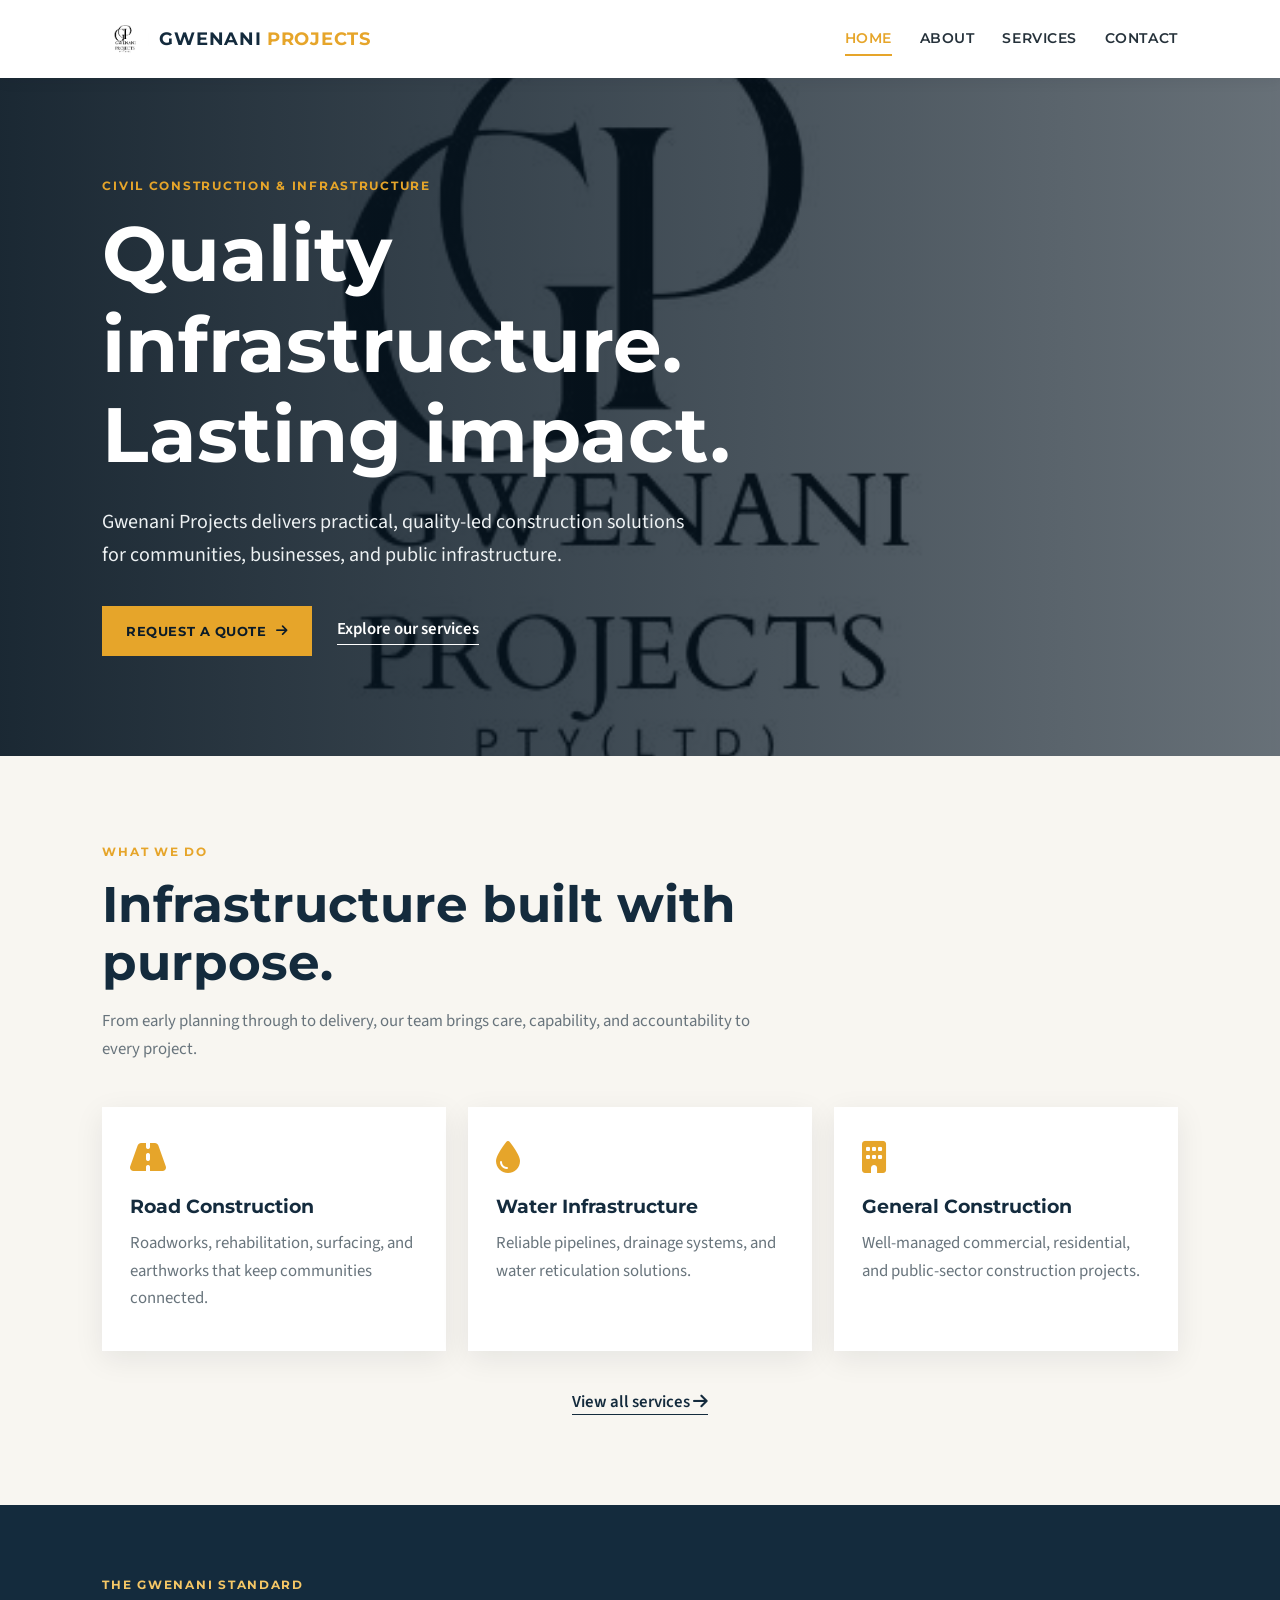
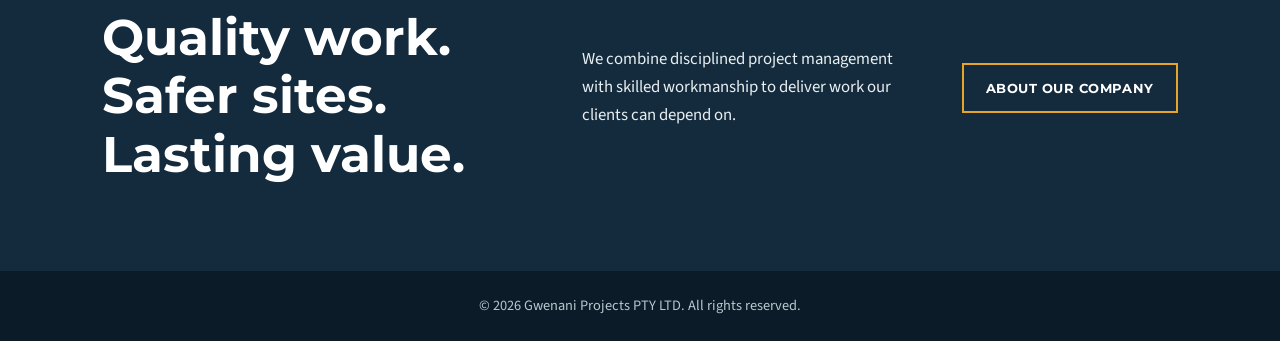
<file: index.html>
<!DOCTYPE html>
<html lang="en">
<head>
  <meta charset="UTF-8">
  <meta name="viewport" content="width=device-width, initial-scale=1.0">
  <meta name="description" content="Gwenani Projects PTY LTD delivers dependable civil construction and infrastructure solutions across South Africa.">
  <title>Gwenani Projects | Civil Construction & Infrastructure</title>
  <link rel="icon" type="image/jpeg" href="images/logo.jpeg">
  <link rel="preconnect" href="https://fonts.googleapis.com">
  <link rel="preconnect" href="https://fonts.gstatic.com" crossorigin>
  <link href="https://fonts.googleapis.com/css2?family=Montserrat:wght@500;600;700;800&family=Source+Sans+3:wght@400;600&display=swap" rel="stylesheet">
  <link rel="stylesheet" href="CSS/style.css">
  <link rel="stylesheet" href="https://cdnjs.cloudflare.com/ajax/libs/font-awesome/6.5.1/css/all.min.css">
</head>
<body>
  <header class="site-header">
    <a class="brand" href="index.html" aria-label="Gwenani Projects home">
      <img src="images/logo.jpeg" alt="Gwenani Projects logo">
      <span>Gwenani <strong>Projects</strong></span>
    </a>
    <nav aria-label="Main navigation">
      <ul>
        <li><a class="active" href="index.html">Home</a></li>
        <li><a href="about.html">About</a></li>
        <li><a href="services.html">Services</a></li>
        <li><a href="contact.html">Contact</a></li>
      </ul>
    </nav>
  </header>

  <main>
    <section class="hero">
      <div class="hero-content">
        <p class="eyebrow">Civil construction & infrastructure</p>
        <h1 id="hero-headline">Building the foundations for a stronger tomorrow.</h1>
        <p class="hero-copy">Gwenani Projects delivers practical, quality-led construction solutions for communities, businesses, and public infrastructure.</p>
        <div class="hero-actions">
          <a class="btn" href="contact.html">Request a quote <i class="fa-solid fa-arrow-right"></i></a>
          <a class="text-link" href="services.html">Explore our services</a>
        </div>
      </div>
    </section>

    <section class="section services-preview">
      <div class="section-heading">
        <p class="eyebrow">What we do</p>
        <h2>Infrastructure built with purpose.</h2>
        <p>From early planning through to delivery, our team brings care, capability, and accountability to every project.</p>
      </div>
      <div class="cards">
        <article class="card"><i class="fa-solid fa-road"></i><h3>Road Construction</h3><p>Roadworks, rehabilitation, surfacing, and earthworks that keep communities connected.</p></article>
        <article class="card"><i class="fa-solid fa-droplet"></i><h3>Water Infrastructure</h3><p>Reliable pipelines, drainage systems, and water reticulation solutions.</p></article>
        <article class="card"><i class="fa-solid fa-building"></i><h3>General Construction</h3><p>Well-managed commercial, residential, and public-sector construction projects.</p></article>
      </div>
      <p class="center-link"><a class="text-link dark" href="services.html">View all services <i class="fa-solid fa-arrow-right"></i></a></p>
    </section>

    <section class="commitment">
      <div><p class="eyebrow">The Gwenani standard</p><h2>Quality work. Safer sites. Lasting value.</h2></div>
      <p>We combine disciplined project management with skilled workmanship to deliver work our clients can depend on.</p>
      <a class="btn btn-light" href="about.html">About our company</a>
    </section>
  </main>

  <footer><p>© 2026 Gwenani Projects PTY LTD. All rights reserved.</p></footer>
  <script src="js/script.js"></script>
</body>
</html>
</file>
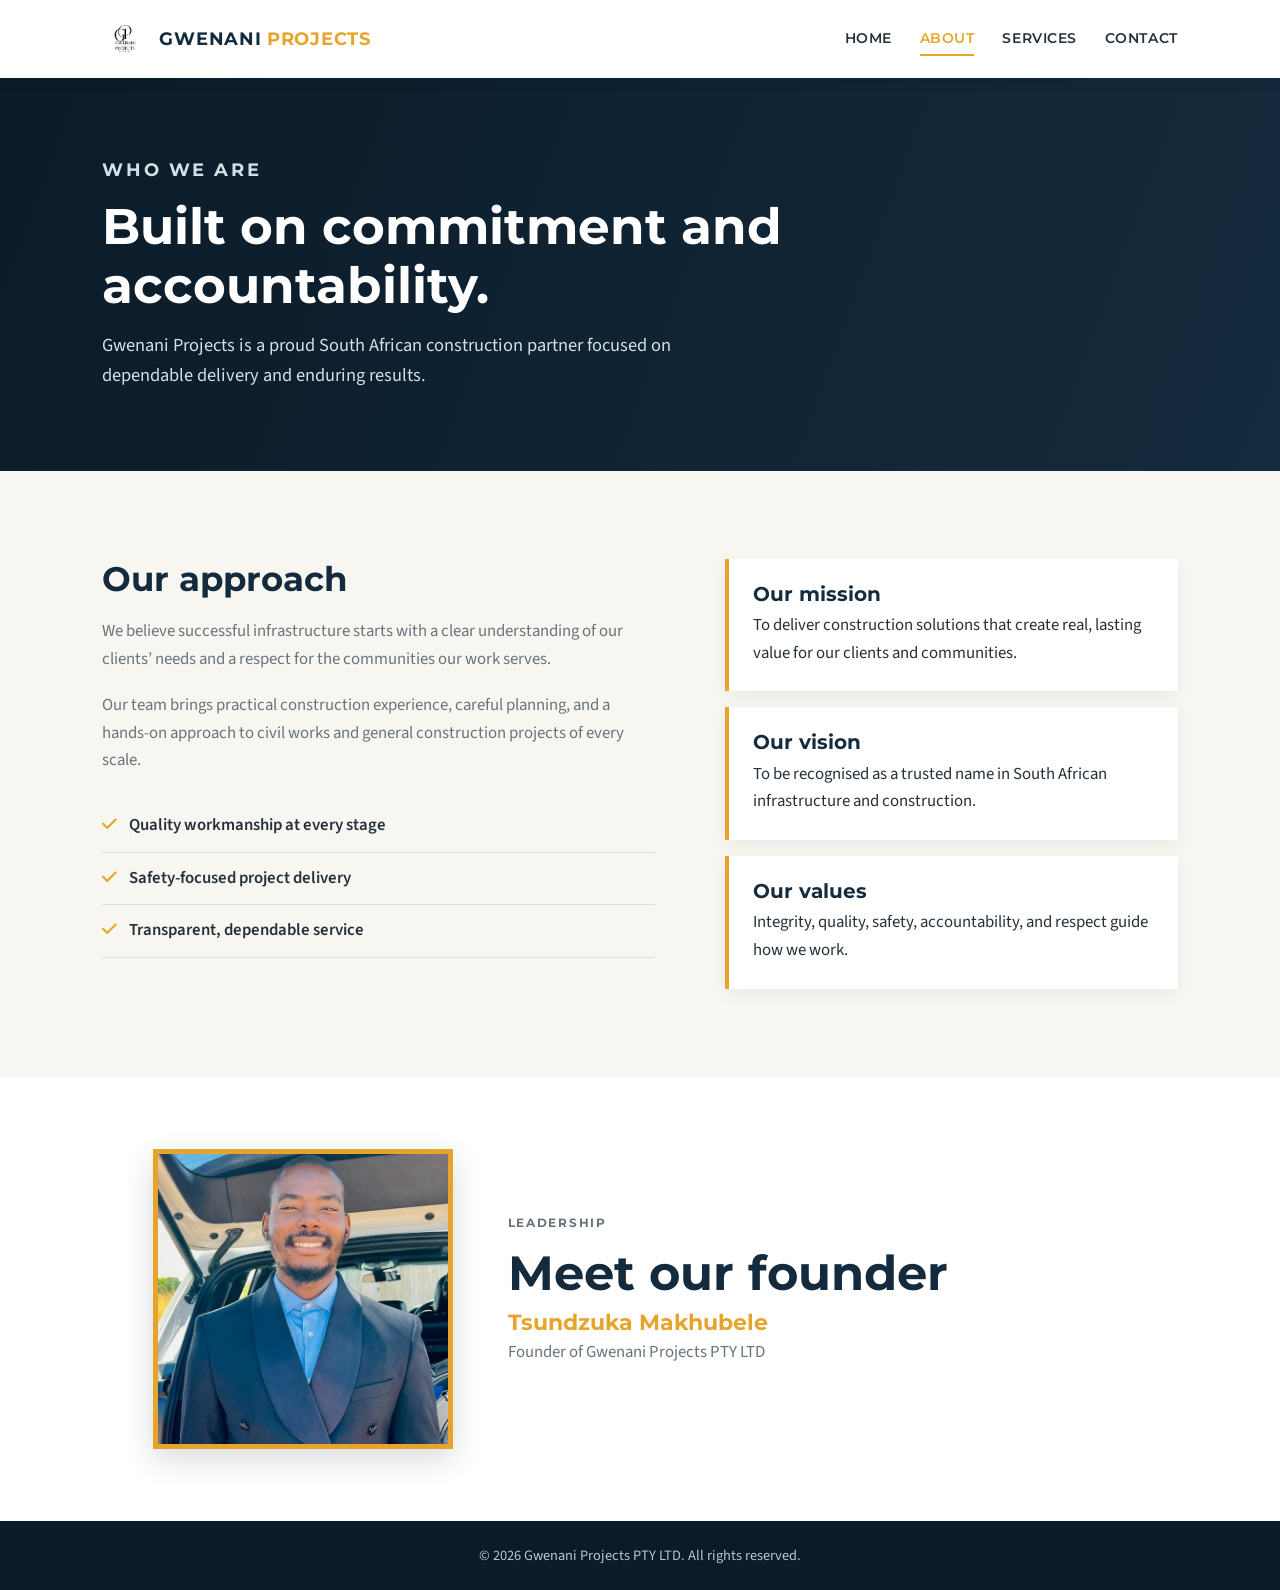
<file: about.html>
<!DOCTYPE html>
<html lang="en">
<head>
  <meta charset="UTF-8"><meta name="viewport" content="width=device-width, initial-scale=1.0">
  <meta name="description" content="Learn about Gwenani Projects PTY LTD."><title>About Us | Gwenani Projects</title><link rel="icon" type="image/jpeg" href="images/logo.jpeg">
  <link rel="preconnect" href="https://fonts.googleapis.com"><link rel="preconnect" href="https://fonts.gstatic.com" crossorigin>
  <link href="https://fonts.googleapis.com/css2?family=Montserrat:wght@500;600;700;800&family=Source+Sans+3:wght@400;600&display=swap" rel="stylesheet">
  <link rel="stylesheet" href="CSS/style.css"><link rel="stylesheet" href="https://cdnjs.cloudflare.com/ajax/libs/font-awesome/6.5.1/css/all.min.css">
</head>
<body>
  <header class="site-header"><a class="brand" href="index.html"><img src="images/logo.jpeg" alt="Gwenani Projects logo"><span>Gwenani <strong>Projects</strong></span></a><nav aria-label="Main navigation"><ul><li><a href="index.html">Home</a></li><li><a class="active" href="about.html">About</a></li><li><a href="services.html">Services</a></li><li><a href="contact.html">Contact</a></li></ul></nav></header>
  <main>
    <section class="page-banner"><p class="eyebrow">Who we are</p><h1>Built on commitment and accountability.</h1><p>Gwenani Projects is a proud South African construction partner focused on dependable delivery and enduring results.</p></section>
    <section class="section two-column"><div class="content-copy"><h2>Our approach</h2><p>We believe successful infrastructure starts with a clear understanding of our clients’ needs and a respect for the communities our work serves.</p><p>Our team brings practical construction experience, careful planning, and a hands-on approach to civil works and general construction projects of every scale.</p><ul class="feature-list"><li><i class="fa-solid fa-check"></i>Quality workmanship at every stage</li><li><i class="fa-solid fa-check"></i>Safety-focused project delivery</li><li><i class="fa-solid fa-check"></i>Transparent, dependable service</li></ul></div><div class="values"><article class="value"><h3>Our mission</h3><p>To deliver construction solutions that create real, lasting value for our clients and communities.</p></article><article class="value"><h3>Our vision</h3><p>To be recognised as a trusted name in South African infrastructure and construction.</p></article><article class="value"><h3>Our values</h3><p>Integrity, quality, safety, accountability, and respect guide how we work.</p></article></div></section>
    <section class="founder-section"><div class="founder-photo"><img src="images/Founder.jpeg" alt="Tsundzuka Makhubele, founder of Gwenani Projects"></div><div class="founder-copy"><p class="eyebrow">Leadership</p><h2>Meet our founder</h2><h3>Tsundzuka Makhubele</h3><p>Founder of Gwenani Projects PTY LTD</p></div></section>
  </main>
  <footer><p>© 2026 Gwenani Projects PTY LTD. All rights reserved.</p></footer>
</body>
</html>
</file>
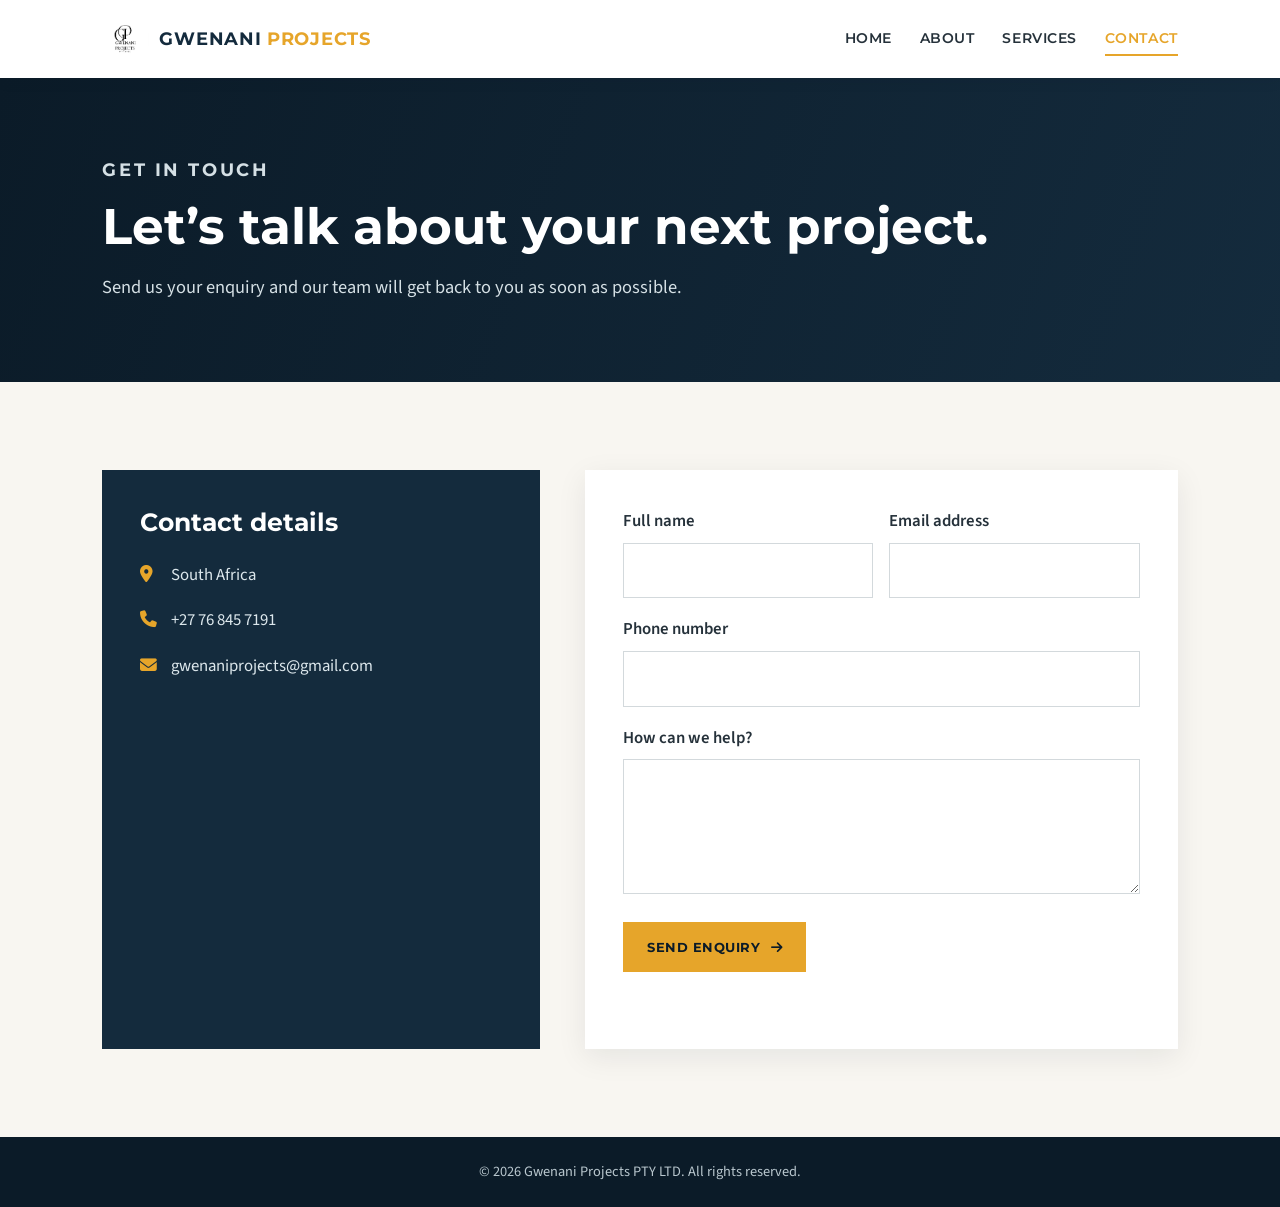
<file: contact.html>
<!DOCTYPE html>
<html lang="en">
<head>
  <meta charset="UTF-8"><meta name="viewport" content="width=device-width, initial-scale=1.0">
  <meta name="description" content="Contact Gwenani Projects PTY LTD for construction and infrastructure enquiries."><title>Contact Us | Gwenani Projects</title><link rel="icon" type="image/jpeg" href="images/logo.jpeg">
  <link rel="preconnect" href="https://fonts.googleapis.com"><link rel="preconnect" href="https://fonts.gstatic.com" crossorigin>
  <link href="https://fonts.googleapis.com/css2?family=Montserrat:wght@500;600;700;800&family=Source+Sans+3:wght@400;600&display=swap" rel="stylesheet">
  <link rel="stylesheet" href="CSS/style.css"><link rel="stylesheet" href="https://cdnjs.cloudflare.com/ajax/libs/font-awesome/6.5.1/css/all.min.css">
</head>
<body>
  <header class="site-header"><a class="brand" href="index.html"><img src="images/logo.jpeg" alt="Gwenani Projects logo"><span>Gwenani <strong>Projects</strong></span></a><nav aria-label="Main navigation"><ul><li><a href="index.html">Home</a></li><li><a href="about.html">About</a></li><li><a href="services.html">Services</a></li><li><a class="active" href="contact.html">Contact</a></li></ul></nav></header>
  <main>
    <section class="page-banner"><p class="eyebrow">Get in touch</p><h1>Let’s talk about your next project.</h1><p>Send us your enquiry and our team will get back to you as soon as possible.</p></section>
    <section class="section"><div class="contact-grid"><aside class="contact-details"><h2>Contact details</h2><p><i class="fa-solid fa-location-dot"></i> South Africa</p><p><i class="fa-solid fa-phone"></i> <a href="tel:+27768457191">+27 76 845 7191</a></p><p><i class="fa-solid fa-envelope"></i> <a href="mailto:gwenaniprojects@gmail.com">gwenaniprojects@gmail.com</a></p></aside><form class="contact-form" id="enquiry-form" action="https://formsubmit.co/gwenaniprojects@gmail.com" method="post"><input type="hidden" name="_subject" value="New website enquiry — Gwenani Projects"><input type="hidden" name="_captcha" value="false"><div class="form-row"><div><label for="name">Full name</label><input id="name" name="name" required></div><div><label for="email">Email address</label><input id="email" name="email" type="email" required></div></div><label for="phone">Phone number</label><input id="phone" name="phone" type="tel"><label for="message">How can we help?</label><textarea id="message" name="message" required></textarea><button class="btn" type="submit">Send enquiry <i class="fa-solid fa-arrow-right"></i></button><p class="form-status" id="form-status" aria-live="polite"></p></form></div></section>
  </main>
  <footer><p>© 2026 Gwenani Projects PTY LTD. All rights reserved.</p></footer><script src="js/script.js"></script>
</body>
</html>
</file>
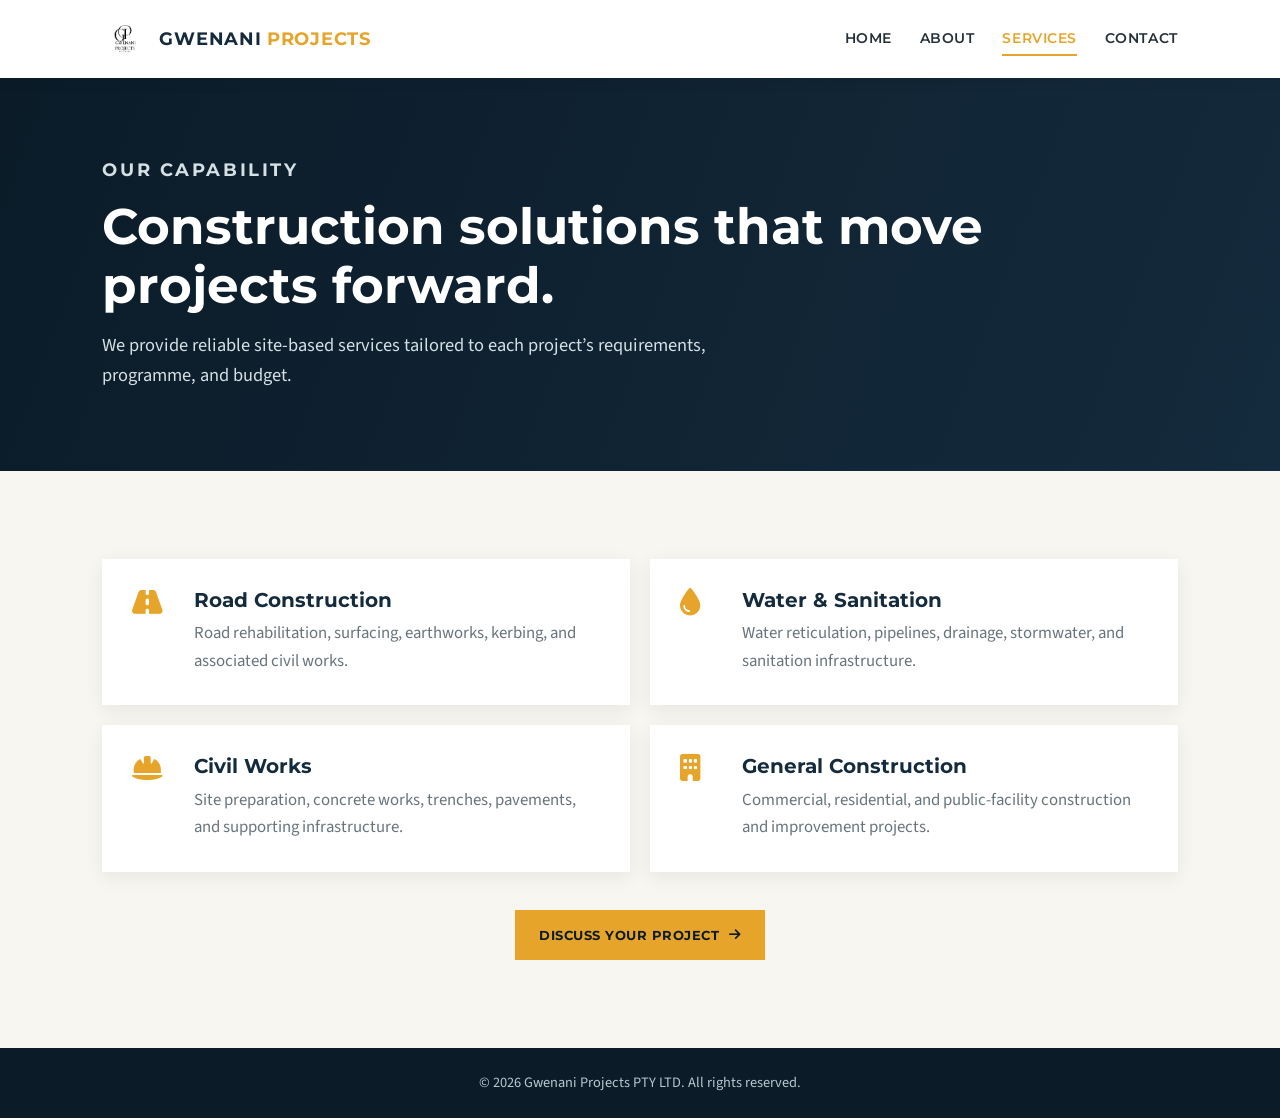
<file: services.html>
<!DOCTYPE html>
<html lang="en">
<head>
  <meta charset="UTF-8"><meta name="viewport" content="width=device-width, initial-scale=1.0">
  <meta name="description" content="Construction and infrastructure services from Gwenani Projects PTY LTD.">
  <title>Services | Gwenani Projects</title><link rel="icon" type="image/jpeg" href="images/logo.jpeg">
  <link rel="preconnect" href="https://fonts.googleapis.com"><link rel="preconnect" href="https://fonts.gstatic.com" crossorigin>
  <link href="https://fonts.googleapis.com/css2?family=Montserrat:wght@500;600;700;800&family=Source+Sans+3:wght@400;600&display=swap" rel="stylesheet">
  <link rel="stylesheet" href="CSS/style.css"><link rel="stylesheet" href="https://cdnjs.cloudflare.com/ajax/libs/font-awesome/6.5.1/css/all.min.css">
</head>
<body>
  <header class="site-header"><a class="brand" href="index.html"><img src="images/logo.jpeg" alt="Gwenani Projects logo"><span>Gwenani <strong>Projects</strong></span></a><nav aria-label="Main navigation"><ul><li><a href="index.html">Home</a></li><li><a href="about.html">About</a></li><li><a class="active" href="services.html">Services</a></li><li><a href="contact.html">Contact</a></li></ul></nav></header>
  <main><section class="page-banner"><p class="eyebrow">Our capability</p><h1>Construction solutions that move projects forward.</h1><p>We provide reliable site-based services tailored to each project’s requirements, programme, and budget.</p></section><section class="section"><div class="service-list"><article class="service-item"><i class="fa-solid fa-road"></i><div><h3>Road Construction</h3><p>Road rehabilitation, surfacing, earthworks, kerbing, and associated civil works.</p></div></article><article class="service-item"><i class="fa-solid fa-droplet"></i><div><h3>Water &amp; Sanitation</h3><p>Water reticulation, pipelines, drainage, stormwater, and sanitation infrastructure.</p></div></article><article class="service-item"><i class="fa-solid fa-helmet-safety"></i><div><h3>Civil Works</h3><p>Site preparation, concrete works, trenches, pavements, and supporting infrastructure.</p></div></article><article class="service-item"><i class="fa-solid fa-building"></i><div><h3>General Construction</h3><p>Commercial, residential, and public-facility construction and improvement projects.</p></div></article></div><p class="center-link"><a class="btn" href="contact.html">Discuss your project <i class="fa-solid fa-arrow-right"></i></a></p></section></main>
  <footer><p>© 2026 Gwenani Projects PTY LTD. All rights reserved.</p></footer>
</body>
</html>
</file>
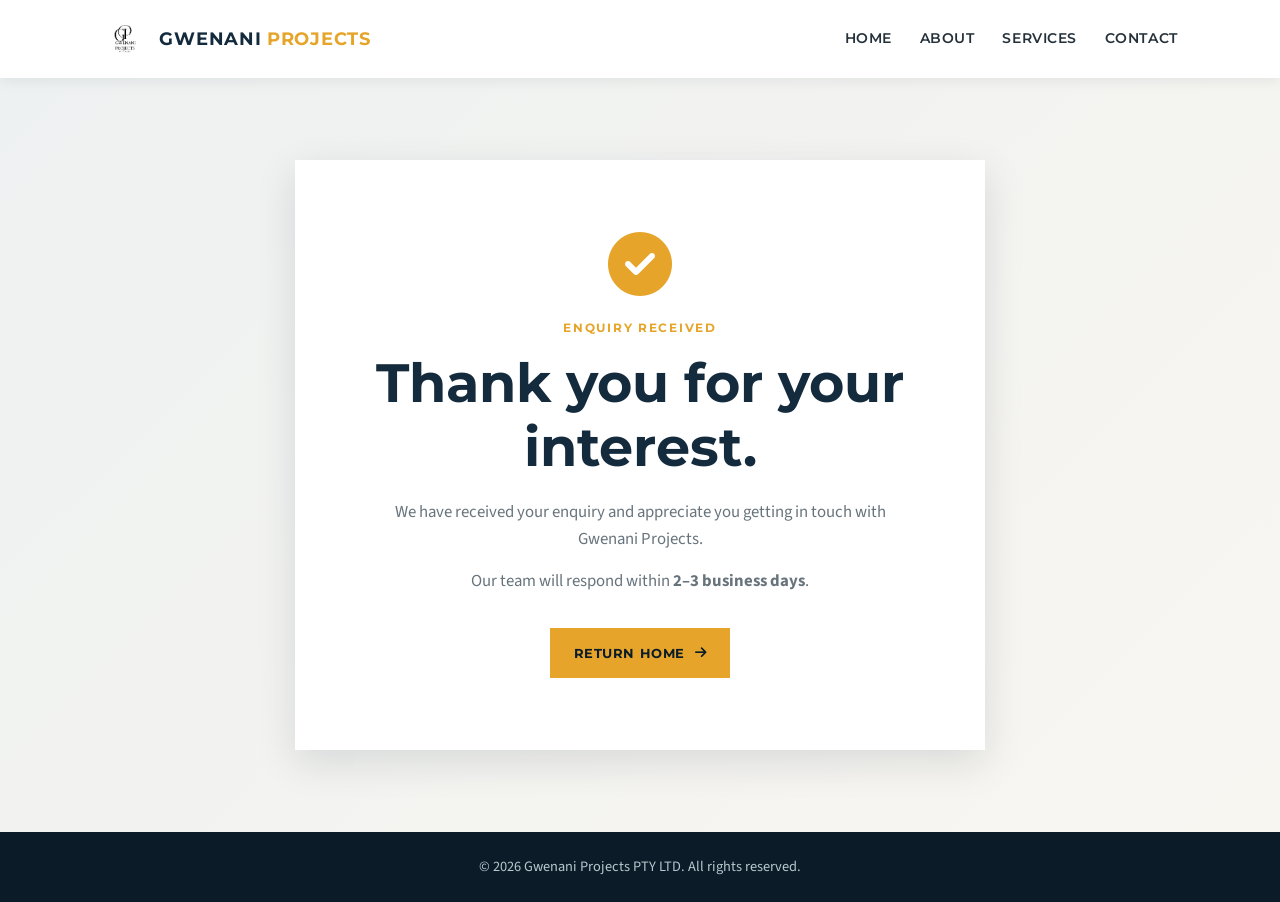
<file: thank-you.html>
<!DOCTYPE html>
<html lang="en">
<head>
  <meta charset="UTF-8"><meta name="viewport" content="width=device-width, initial-scale=1.0">
  <meta name="description" content="Thank you for contacting Gwenani Projects PTY LTD."><title>Thank You | Gwenani Projects</title><link rel="icon" type="image/jpeg" href="images/logo.jpeg">
  <link rel="preconnect" href="https://fonts.googleapis.com"><link rel="preconnect" href="https://fonts.gstatic.com" crossorigin>
  <link href="https://fonts.googleapis.com/css2?family=Montserrat:wght@500;600;700;800&family=Source+Sans+3:wght@400;600&display=swap" rel="stylesheet">
  <link rel="stylesheet" href="CSS/style.css"><link rel="stylesheet" href="https://cdnjs.cloudflare.com/ajax/libs/font-awesome/6.5.1/css/all.min.css">
</head>
<body>
  <header class="site-header"><a class="brand" href="index.html"><img src="images/logo.jpeg" alt="Gwenani Projects logo"><span>Gwenani <strong>Projects</strong></span></a><nav aria-label="Main navigation"><ul><li><a href="index.html">Home</a></li><li><a href="about.html">About</a></li><li><a href="services.html">Services</a></li><li><a href="contact.html">Contact</a></li></ul></nav></header>
  <main class="thank-you"><div class="thank-you-card"><i class="fa-solid fa-circle-check"></i><p class="eyebrow">Enquiry received</p><h1>Thank you for your interest.</h1><p>We have received your enquiry and appreciate you getting in touch with Gwenani Projects.</p><p>Our team will respond within <strong>2–3 business days</strong>.</p><a class="btn" href="index.html">Return home <i class="fa-solid fa-arrow-right"></i></a></div></main>
  <footer><p>© 2026 Gwenani Projects PTY LTD. All rights reserved.</p></footer>
</body>
</html>
</file>
<file: CSS/style.css>
:root { --navy:#142b3d; --navy-deep:#0b1b28; --gold:#e6a52a; --gold-light:#f5c766; --cream:#f8f6f1; --ink:#25313a; --muted:#68747c; --white:#fff; }
* { box-sizing:border-box; margin:0; padding:0; }
html { scroll-behavior:smooth; }
body { color:var(--ink); background:var(--cream); font:400 1.05rem/1.65 "Source Sans 3",Arial,sans-serif; }
h1,h2,h3,.brand { font-family:Montserrat,Arial,sans-serif; line-height:1.18; }
.site-header { min-height:78px; padding:10px 8%; display:flex; justify-content:space-between; align-items:center; background:var(--white); box-shadow:0 2px 14px rgba(11,27,40,.08); position:sticky; top:0; z-index:10; }
.brand { display:flex; align-items:center; gap:10px; color:var(--navy); text-decoration:none; font-weight:700; font-size:1.1rem; text-transform:uppercase; letter-spacing:.04em; }
.brand strong { color:var(--gold); }.brand img { width:47px; height:47px; object-fit:cover; border-radius:50%; }
nav ul { display:flex; list-style:none; gap:28px; } nav a { color:var(--ink); text-decoration:none; font:600 .85rem Montserrat,Arial,sans-serif; text-transform:uppercase; letter-spacing:.04em; padding:8px 0; border-bottom:2px solid transparent; } nav a:hover,nav a.active { color:var(--gold); border-color:var(--gold); }
.hero { min-height:650px; display:grid; align-items:center; padding:100px 8%; color:var(--white); background:linear-gradient(90deg,rgba(7,22,34,.92),rgba(7,22,34,.61)),url("../images/logo.jpeg") center/cover; }
.hero-content { max-width:760px; }.eyebrow { color:var(--gold); font:700 .77rem Montserrat,Arial,sans-serif; text-transform:uppercase; letter-spacing:.14em; margin-bottom:16px; }.hero h1 { font-size:clamp(2.5rem,6vw,4.8rem); max-width:780px; }.hero-copy { font-size:1.25rem; max-width:600px; margin:25px 0 34px; color:#edf1f3; }.hero-actions { display:flex; align-items:center; gap:25px; }
.btn { display:inline-flex; align-items:center; gap:10px; background:var(--gold); color:var(--navy-deep); text-decoration:none; font:700 .82rem Montserrat,Arial,sans-serif; text-transform:uppercase; letter-spacing:.04em; padding:15px 22px; border:2px solid var(--gold); transition:.2s ease; }.btn:hover { background:transparent; color:var(--gold); }.text-link { color:var(--white); font-weight:600; text-decoration:none; border-bottom:1px solid currentColor; }.text-link.dark { color:var(--navy); }.text-link:hover { color:var(--gold); }
.section { padding:88px 8%; }.section-heading { max-width:680px; margin-bottom:44px; }.section-heading h2,.commitment h2,.page-banner h1 { color:var(--navy); font-size:clamp(2rem,4vw,3.1rem); margin-bottom:16px; }.section-heading p:not(.eyebrow) { color:var(--muted); }
.cards { display:grid; grid-template-columns:repeat(3,1fr); gap:22px; }.card { padding:34px 28px; background:var(--white); border-bottom:4px solid transparent; box-shadow:0 8px 28px rgba(11,27,40,.08); transition:.25s ease; }.card:hover { transform:translateY(-7px); border-color:var(--gold); }.card i { color:var(--gold); font-size:2rem; margin-bottom:22px; }.card h3 { color:var(--navy); margin-bottom:12px; font-size:1.2rem; }.card p { color:var(--muted); }.center-link { text-align:center; margin-top:38px; }
.commitment { padding:72px 8%; background:var(--navy); color:#e9eff2; display:grid; grid-template-columns:1.3fr 1fr auto; align-items:center; gap:45px; }.commitment h2 { color:var(--white); }.commitment .eyebrow { color:var(--gold-light); }.btn-light { background:transparent; color:var(--white); border-color:var(--gold); white-space:nowrap; }.btn-light:hover { background:var(--gold); color:var(--navy-deep); }
.page-banner { padding:80px 8%; background:linear-gradient(110deg,var(--navy-deep),var(--navy)); color:var(--white); }.page-banner h1 { color:var(--white); }.page-banner p { max-width:640px; color:#d5e0e5; font-size:1.15rem; }.two-column { display:grid; grid-template-columns:1.1fr .9fr; gap:70px; align-items:start; }.content-copy h2 { color:var(--navy); font-size:2.1rem; margin:0 0 20px; }.content-copy p { margin-bottom:18px; color:var(--muted); }.feature-list { list-style:none; margin-top:25px; }.feature-list li { padding:12px 0; border-bottom:1px solid #dedfdc; font-weight:600; }.feature-list i { color:var(--gold); margin-right:12px; }.values { display:grid; gap:16px; }.value { background:var(--white); padding:24px; border-left:4px solid var(--gold); box-shadow:0 5px 16px rgba(11,27,40,.06); }.value h3 { color:var(--navy); margin-bottom:6px; }
.founder-section { padding:72px 8%; background:var(--white); display:grid; grid-template-columns:300px minmax(0,620px); justify-content:center; align-items:center; gap:55px; }.founder-photo { aspect-ratio:1/1; overflow:hidden; background:#e7ecec; border:5px solid var(--gold); box-shadow:0 10px 28px rgba(11,27,40,.16); }.founder-photo img { width:100%; height:100%; object-fit:cover; object-position:center; display:block; }.founder-copy h2 { color:var(--navy); font-size:clamp(2rem,4vw,3rem); margin-bottom:8px; }.founder-copy h3 { color:var(--gold); font-size:1.35rem; margin-bottom:4px; }.founder-copy p { color:var(--muted); margin-bottom:15px; }
.service-list { display:grid; grid-template-columns:repeat(2,1fr); gap:20px; }.service-item { background:var(--white); padding:30px; display:grid; grid-template-columns:44px 1fr; gap:18px; box-shadow:0 5px 18px rgba(11,27,40,.07); }.service-item i { color:var(--gold); font-size:1.7rem; }.service-item h3 { color:var(--navy); margin-bottom:8px; }.service-item p { color:var(--muted); }
.contact-grid { display:grid; grid-template-columns:.85fr 1.15fr; gap:45px; }.contact-details { background:var(--navy); color:#dce7ec; padding:38px; }.contact-details h2 { color:var(--white); margin-bottom:24px; }.contact-details p { margin:18px 0; }.contact-details i { color:var(--gold); width:28px; }.contact-form { background:var(--white); padding:38px; box-shadow:0 8px 28px rgba(11,27,40,.08); }.form-row { display:grid; grid-template-columns:1fr 1fr; gap:16px; } label { font-weight:600; display:block; margin:0 0 7px; } input,textarea { width:100%; padding:13px; border:1px solid #d3d9dc; font:inherit; margin-bottom:18px; } textarea { min-height:135px; resize:vertical; } button.btn { cursor:pointer; }
.contact-details a { color:inherit; text-decoration:none; }.contact-details a:hover { color:var(--gold-light); }
.form-status { min-height:1.5em; margin-top:14px; color:var(--muted); }.form-status.error { color:#a22525; }.thank-you { min-height:calc(100vh - 146px); display:grid; place-items:center; padding:70px 7%; background:linear-gradient(135deg,#eef1f1,var(--cream)); }.thank-you-card { max-width:690px; background:var(--white); text-align:center; padding:clamp(38px,7vw,72px); box-shadow:0 12px 38px rgba(11,27,40,.12); }.thank-you-card > i { color:var(--gold); font-size:4rem; margin-bottom:24px; }.thank-you-card h1 { color:var(--navy); font-size:clamp(2rem,5vw,3.4rem); margin-bottom:19px; }.thank-you-card p:not(.eyebrow) { color:var(--muted); margin-bottom:14px; }.thank-you-card .btn { margin-top:18px; }
footer { background:var(--navy-deep); color:#b9c7ce; text-align:center; padding:23px 8%; font-size:.9rem; }
@media (max-width:850px) { .cards,.commitment,.two-column,.contact-grid { grid-template-columns:1fr; }.commitment { gap:22px; }.service-list { grid-template-columns:1fr; }.founder-section { grid-template-columns:230px 1fr; gap:35px; } }
@media (max-width:620px) {
  body { font-size:1rem; }
  .site-header { padding:10px 5%; flex-direction:column; gap:9px; position:static; }
  .brand { font-size:.82rem; }.brand img { width:36px; height:36px; }
  nav { width:100%; overflow-x:auto; scrollbar-width:none; } nav::-webkit-scrollbar { display:none; }
  nav ul { width:max-content; min-width:100%; justify-content:center; gap:0; }
  nav a { display:block; padding:10px 11px 8px; font-size:.66rem; white-space:nowrap; }
  .hero { min-height:540px; padding:65px 7%; background-position:center; }
  .hero h1 { font-size:clamp(2.25rem,11vw,3.25rem); }.hero-copy { font-size:1.08rem; margin:20px 0 28px; }
  .hero-actions { align-items:stretch; flex-direction:column; gap:17px; }.hero-actions .btn { justify-content:center; }.text-link { align-self:center; }
  .section,.page-banner { padding:55px 7%; }.page-banner h1 { font-size:clamp(2rem,9vw,2.7rem); }
  .section-heading { margin-bottom:30px; }.cards { gap:16px; }.card { padding:27px 23px; }
  .founder-section { padding:52px 7%; grid-template-columns:1fr; gap:28px; }.founder-photo { width:min(100%,280px); justify-self:center; }.founder-copy { text-align:center; }
  .commitment { padding:52px 7%; gap:19px; }.commitment .btn { justify-content:center; }
  .two-column,.contact-grid { gap:28px; }.service-list { gap:14px; }.service-item { padding:23px; grid-template-columns:36px 1fr; gap:13px; }
  .form-row { grid-template-columns:1fr; gap:0; }.contact-form,.contact-details { padding:25px 21px; }
  input,textarea { font-size:16px; } /* Prevents automatic zoom when fields are selected on iPhone. */
}
@media (max-width:360px) { nav a { padding-left:8px; padding-right:8px; font-size:.61rem; }.brand { font-size:.74rem; }.hero { min-height:510px; } }
</file>
